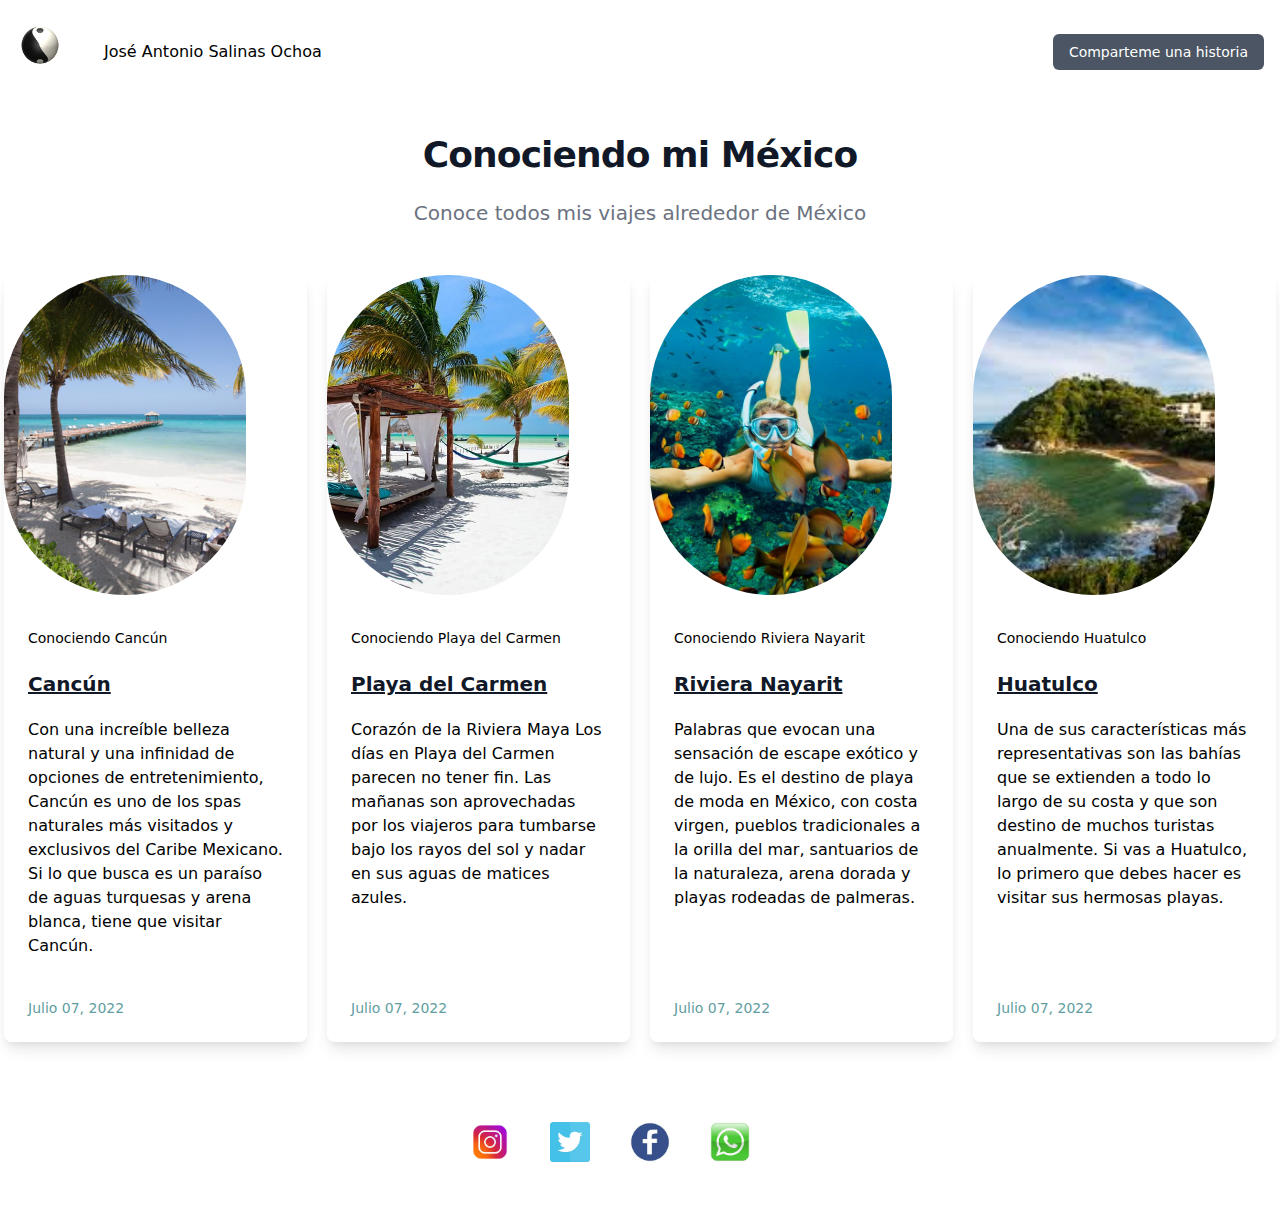
<file: index.html>
<!DOCTYPE html>
<html lang="en">
<head>
    <meta charset="UTF-8">
    <meta http-equiv="X-UA-Compatible" content="IE=edge">
    <meta name="viewport" content="width=device-width, initial-scale=1.0">
    <title>Blog Viajes ...</title>
    <link rel="stylesheet" href="./css/style.css">
</head>
<body>
    <header> <!-- INICIA LA CABECERA O HEADER -->
        <nav> <!-- ETIQUETA DE NAVEGACIÓN -->
            <div class="left-nav"> <!-- LADO IZQUIERDO DEL HEADER CON LOGO Y NOMBRE -->
                <div class="image-content"> <!-- CONTENIDO DE IMAGEN -->
                    <a href="#"> <!-- LINK EXTERNO -->
                        <img class="profile-pic" src="./img/my_perfil.gif" alt="Foto de autor" /> <!-- IMAGEN -->
                    </a>
                </div>
                <div class="name-content"> <!-- CONTENIDO DE NOMBRE -->
                    <a href="#">
                        José Antonio Salinas Ochoa
                    </a>
                </div>
            </div>
            <div class="contact-content"> <!-- LADO DERECHO PARA BOTÓN "ENVÍAME UN CORREO -->                
                <a href="mailto:antonio.salinas@ucamp.utel.edu.mx">
                    Comparteme una historia
                </a>
            </div>
        </nav>
    </header>
    
    <main> <!-- CONTENEDOR DE CONTENIDO PRINCIPAL -->
        <div class="blog-description"> <!-- CONTENEDOR DE DESCRIPCIÓN DEL BLOG -->
            <h1> <!-- TÍTULO DEL BLOG-->
              Conociendo mi México
            </h1>
            <p> <!-- DESCRIPCIÓN DEL BLOG -->
              Conoce todos mis viajes alrededor de México
            </p>
        </div>

        <div class="articles-area"> <!-- CONTENEDOR DE LOS ARTÍCULOS DEL BLOG -->
            <div class="article-area"> <!-- CONTENEDOR DE 1 ARTÍCULO -->
                <div class = "image-article-area"> <!-- CONTENEDOR DE LA IMAGEN DEL ARTÍCULO -->
                    <a href="./htmls/cancun.html"> <!-- CONTENEDOR DEL LINK AL ARTÍCULO. EL "HASH" SIGNIFICA QUE SE MANTENGA EN LA MISMA PÁGINA POR AHORA -->
                        <img src="./img/playa_cancun.jpg" alt="">
                    </a>
                </div>
                <div class="info-article"> <!-- CONTENEDOR DE TODA LA INFORMACIÓN DEL ARTÍCULO -->
                    <div> <!-- CONTENEDOR DE LA DESCRIPCIÓN DEL ARTÍCULO -->
                        <span>Conociendo Cancún</span> <!-- ETIQUETA GENERAL DE INFORMACIÓN -->
                        <a href="./htmls/cancun.html">
                            <p class="title-info-article">
                            Cancún
                            </p>
                        </a>
                        <p>Con una increíble belleza natural y una infinidad de opciones de entretenimiento, Cancún es uno de los spas naturales más visitados y exclusivos del Caribe Mexicano.
                        Si lo que busca es un paraíso de aguas turquesas y arena blanca, tiene que visitar Cancún.
                        </p>
                    </div>
                    <div class="date-area"> <!-- CONTENEDOR DE LA FECHA DEL ARTÍCULO -->  
                        <time datetime="2022-07-07"> <!-- FECHA DEL ARTÍCULO -->  
                            Julio 07, 2022
                        </time>
                    </div>
                </div>
            </div>

            <div class="article-area"> <!-- CONTENEDOR DE 2 ARTÍCULO -->
                <div class="image-article-area"> <!-- CONTENEDOR DE LA IMAGEN DEL ARTÍCULO -->
                    <a href="./htmls/playa_de_carmen.html"> <!-- CONTENEDOR DEL LINK AL ARTÍCULO. EL "HASH" SIGNIFICA QUE SE MANTENGA EN LA MISMA PÁGINA POR AHORA -->
                        <img src="./img/playas-de-quintana-roo.jpg" alt="">
                    </a>
                </div>
                <div class="info-article"> <!-- CONTENEDOR DE TODA LA INFORMACIÓN DEL ARTÍCULO -->
                    <div> <!-- CONTENEDOR DE LA DESCRIPCIÓN DEL ARTÍCULO -->
                        <span>Conociendo Playa del Carmen</span> <!-- ETIQUETA GENERAL DE INFORMACIÓN -->
                        <a href="./htmls/playa_de_carmen.html">
                            <p class="title-info-article">
                            Playa del Carmen
                            </p>
                        </a>
                        <p> Corazón de la Riviera Maya
                            Los días en Playa del Carmen parecen no tener fin. Las mañanas son aprovechadas por los viajeros para tumbarse bajo los rayos del sol y nadar en sus aguas de matices azules.
                        </p>
                    </div>
                    <div class="date-area"> <!-- CONTENEDOR DE LA FECHA DEL ARTÍCULO -->  
                        <time datetime="2022-07-07"> <!-- FECHA DEL ARTÍCULO -->  
                            Julio 07, 2022
                        </time>
                    </div>
                </div>
            </div>
            
            <div class="article-area"> <!-- CONTENEDOR DE 3 ARTÍCULO -->
                <div class="image-article-area"> <!-- CONTENEDOR DE LA IMAGEN DEL ARTÍCULO -->
                    <a href="./htmls/riviera_nayarit.html"> <!-- CONTENEDOR DEL LINK AL ARTÍCULO. EL "HASH" SIGNIFICA QUE SE MANTENGA EN LA MISMA PÁGINA POR AHORA -->
                        <img src="./img/riviera-nayarit.jpg" alt="">
                    </a>
                </div>
                <div class="info-article"> <!-- CONTENEDOR DE TODA LA INFORMACIÓN DEL ARTÍCULO -->
                    <div> <!-- CONTENEDOR DE LA DESCRIPCIÓN DEL ARTÍCULO -->
                        <span>Conociendo Riviera Nayarit</span> <!-- ETIQUETA GENERAL DE INFORMACIÓN -->
                        <a href="./htmls/riviera_nayarit.html">
                            <p class="title-info-article">
                            Riviera Nayarit
                            </p>
                        </a>
                        <p>Palabras que evocan una sensación de escape exótico y de lujo. Es el destino de playa de moda en México, con costa virgen, pueblos tradicionales a la orilla del mar, santuarios de la naturaleza, arena dorada y playas rodeadas de palmeras.
                        </p>
                    </div>
                    <div class="date-area"> <!-- CONTENEDOR DE LA FECHA DEL ARTÍCULO -->  
                        <time datetime="2022-07-07"> <!-- FECHA DEL ARTÍCULO -->  
                            Julio 07, 2022
                        </time>
                    </div>
                </div>
            </div>            

            <div class="article-area"> <!-- CONTENEDOR DE 4 ARTÍCULO -->
                <div class="image-article-area"> <!-- CONTENEDOR DE LA IMAGEN DEL ARTÍCULO -->
                    <a href="./htmls/huatulco.html"> <!-- CONTENEDOR DEL LINK AL ARTÍCULO. EL "HASH" SIGNIFICA QUE SE MANTENGA EN LA MISMA PÁGINA POR AHORA -->
                        <img src="./img/huatulco.jpg" alt="">
                    </a>
                </div>
                <div class="info-article"> <!-- CONTENEDOR DE TODA LA INFORMACIÓN DEL ARTÍCULO -->
                    <div> <!-- CONTENEDOR DE LA DESCRIPCIÓN DEL ARTÍCULO -->
                        <span>Conociendo Huatulco</span> <!-- ETIQUETA GENERAL DE INFORMACIÓN -->
                        <a href="./htmls/huatulco.html">
                            <p class="title-info-article">
                            Huatulco
                            </p>
                        </a>
                        <p>Una de sus características más representativas son las bahías que se extienden a todo lo largo de su costa y que son destino de muchos turistas anualmente.

                        Si vas a Huatulco, lo primero que debes hacer es visitar sus hermosas playas.
                        </p>
                    </div>
                    <div class="date-area"> <!-- CONTENEDOR DE LA FECHA DEL ARTÍCULO -->  
                        <time datetime="2022-07-07"> <!-- FECHA DEL ARTÍCULO -->  
                            Julio 07, 2022
                        </time>
                    </div>
                </div>
            </div>
        </div>
    </main>
    <footer>
         <div>
            <nav>
                <ul id = "Ful2">
                    <li><a href="http://utel.edu.mx"><img class="HImgRedonda" src="./img/whatsapp_2.jpg" alt="Whatsapp"></a></li>
                    <li><a href="http://utel.edu.mx"><img class="HImgRedonda" src="./img/facebook_2.jpg" alt="Facebook"></a></li>
                    <li><a href="http://utel.edu.mx"><img class="HImgRedonda" src="./img/twitter_2.png" alt="Twitter"></a></li>
                    <li><a href="http://utel.edu.mx"><img class="HImgRedonda" src="./img/instagram_2.jpg" alt="Instagram"></a></li>
                </ul>
            </nav>
        </div>
    </footer>  
</body>
</html>
</file>
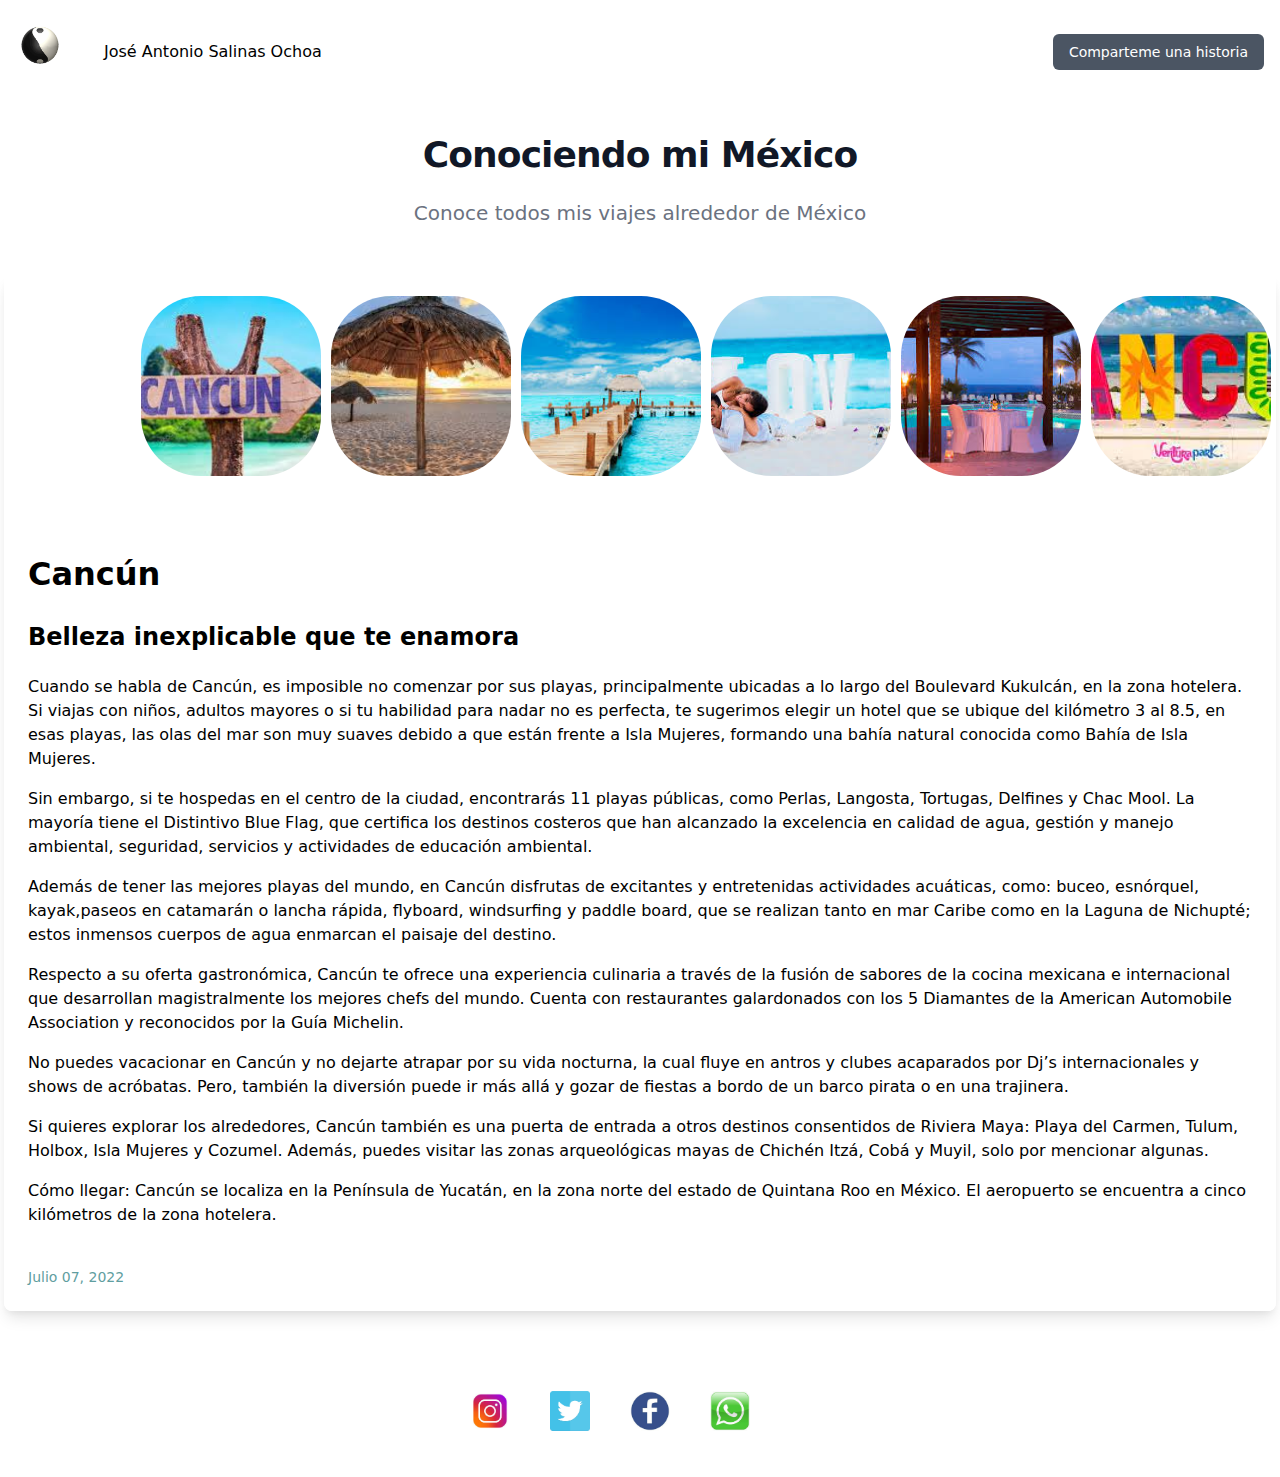
<file: htmls/cancun.html>
<!DOCTYPE html>
<html lang="en">
<head>
    <meta charset="UTF-8">
    <meta http-equiv="X-UA-Compatible" content="IE=edge">
    <meta name="viewport" content="width=device-width, initial-scale=1.0">
    <title>Cancún ...</title>
    <link rel="stylesheet" href="../css/style.css">
</head>
<body>
    <header> <!-- INICIA LA CABECERA O HEADER -->
        <div>
            <nav> <!-- ETIQUETA DE NAVEGACIÓN -->
                <div class="left-nav"> <!-- LADO IZQUIERDO DEL HEADER CON LOGO Y NOMBRE -->
                    <div class="image-content"> <!-- CONTENIDO DE IMAGEN -->
                        <a href="#"> <!-- LINK EXTERNO -->
                            <img class="profile-pic" src="../img/my_perfil.gif" alt="Foto de autor" /> <!-- IMAGEN -->
                        </a>
                    </div>
                    <div class="name-content"> <!-- CONTENIDO DE NOMBRE -->
                        <a href="#">
                            José Antonio Salinas Ochoa
                        </a>
                    </div>
                </div>
                <div class="contact-content"> <!-- LADO DERECHO PARA BOTÓN "ENVÍAME UN CORREO -->            
                    <a href="mailto:antonio.salinas@ucamp.utel.edu.mx">
                        Comparteme una historia
                    </a>
                </div>
            </nav>
        </div>
    </header>
    <main>
        <div class="blog-description"> <!-- CONTENEDOR DE DESCRIPCIÓN DEL BLOG -->
            <h1> <!-- TÍTULO DEL BLOG-->
              Conociendo mi México
            </h1>
            <p> <!-- DESCRIPCIÓN DEL BLOG -->
              Conoce todos mis viajes alrededor de México
            </p>
        </div>
        <div class="articles-area_detail"> <!-- CONTENEDOR DE LOS ARTÍCULOS DEL BLOG -->
            <div class="article-area"> <!-- CONTENEDOR DE 1 ARTÍCULO -->
                <div class="image-article-area"> <!-- CONTENEDOR DE LA IMAGEN DEL ARTÍCULO -->
                    <div>
                        <ul id="Ful">
                            <li><a href="../index.html"><img class="HImgRedondaP" src="../img/cancun_3.jpg"></a></li>
                            <li><a href="../index.html"><img class="HImgRedondaP" src="../img/cancun_2.jpg"></a></li>
                            <li><a href="../index.html"><img class="HImgRedondaP" src="../img/cancun_5.jpg"></a></li>
                            <li><a href="../index.html"><img class="HImgRedondaP" src="../img/cancun_4.jpg"></a></li>
                            <li><a href="../index.html"><img class="HImgRedondaP" src="../img/cancun_6.jpg"></a></li>
                            <li><a href="../index.html"><img class="HImgRedondaP" src="../img/cancun_1.jpg"></a></li>
                        </ul>
                    </div>
                </div>
                <div class="info-article"> <!-- CONTENEDOR DE TODA LA INFORMACIÓN DEL ARTÍCULO -->
                    <div> <!-- CONTENEDOR DE LA DESCRIPCIÓN DEL ARTÍCULO -->
                        <h1>Cancún</h1> <!-- ETIQUETA GENERAL DE INFORMACIÓN -->
                        <h2>Belleza inexplicable que te enamora</h2>
                        <p>Cuando se habla de Cancún, es imposible no comenzar por sus playas, principalmente ubicadas a lo largo del Boulevard Kukulcán, en la zona hotelera. Si viajas con niños, adultos mayores o si tu habilidad para nadar no es perfecta, te sugerimos elegir un hotel que se ubique del kilómetro 3 al 8.5, en esas playas, las olas del mar son muy suaves debido a que están frente a Isla Mujeres, formando una bahía natural conocida como Bahía de Isla Mujeres.</p>
                            
                        <p>Sin embargo, si te hospedas en el centro de la ciudad, encontrarás 11 playas públicas, como Perlas, Langosta, Tortugas, Delfines y Chac Mool. La mayoría tiene el Distintivo Blue Flag, que certifica los destinos costeros que han alcanzado la excelencia en calidad de agua, gestión y manejo ambiental, seguridad, servicios y actividades de educación ambiental.</p>
                            
                        <p>Además de tener las mejores playas del mundo, en Cancún disfrutas de excitantes y entretenidas actividades acuáticas, como: buceo, esnórquel, kayak,paseos en catamarán o lancha rápida, flyboard, windsurfing y paddle board, que se realizan tanto en mar Caribe como en la Laguna de Nichupté; estos inmensos cuerpos de agua enmarcan el paisaje del destino.</p>
                            
                        <p>Respecto a su oferta gastronómica, Cancún te ofrece una experiencia culinaria a través de la fusión de sabores de la cocina mexicana e internacional que desarrollan magistralmente los mejores chefs del mundo. Cuenta con restaurantes galardonados con los 5 Diamantes de la American Automobile Association y reconocidos por la Guía Michelin.</p>
                            
                        <p>No puedes vacacionar en Cancún y no dejarte atrapar por su vida nocturna, la cual fluye en antros y clubes acaparados por Dj’s internacionales y shows de acróbatas. Pero, también la diversión puede ir más allá y gozar de fiestas a bordo de un barco pirata o en una trajinera.</p>
                            
                        <p>Si quieres explorar los alrededores, Cancún también es una puerta de entrada a otros destinos consentidos de Riviera Maya: Playa del Carmen, Tulum, Holbox, Isla Mujeres y Cozumel. Además, puedes visitar las zonas arqueológicas mayas de Chichén Itzá, Cobá y Muyil, solo por mencionar algunas.</p>
                                                    
                        <p>Cómo llegar: Cancún se localiza en la Península de Yucatán, en la zona norte del estado de Quintana Roo en México. El aeropuerto se encuentra a cinco kilómetros de la zona hotelera.
                        </p>
                    </div>
                    <div class="date-area"> <!-- CONTENEDOR DE LA FECHA DEL ARTÍCULO -->  
                        <time datetime="2022-07-07"> <!-- FECHA DEL ARTÍCULO -->  
                            Julio 07, 2022
                        </time>
                    </div>
                </div>
            </div>            
    </main>
    <footer>
        <div>
           <nav>
               <ul id="Ful2">
                   <li><a href="http://utel.edu.mx"><img class="HImgRedonda" src="../img/whatsapp_2.jpg" alt="Whatsapp"></a></li>
                   <li><a href="http://utel.edu.mx"><img class="HImgRedonda" src="../img/facebook_2.jpg" alt="Facebook"></a></li>
                   <li><a href="http://utel.edu.mx"><img class="HImgRedonda" src="../img/twitter_2.png" alt="Twitter"></a></li>
                   <li><a href="http://utel.edu.mx"><img class="HImgRedonda" src="../img/instagram_2.jpg" alt="Instagram"></a></li>
               </ul>
           </nav>
       </div>
   </footer>
</body>
</html>
</file>
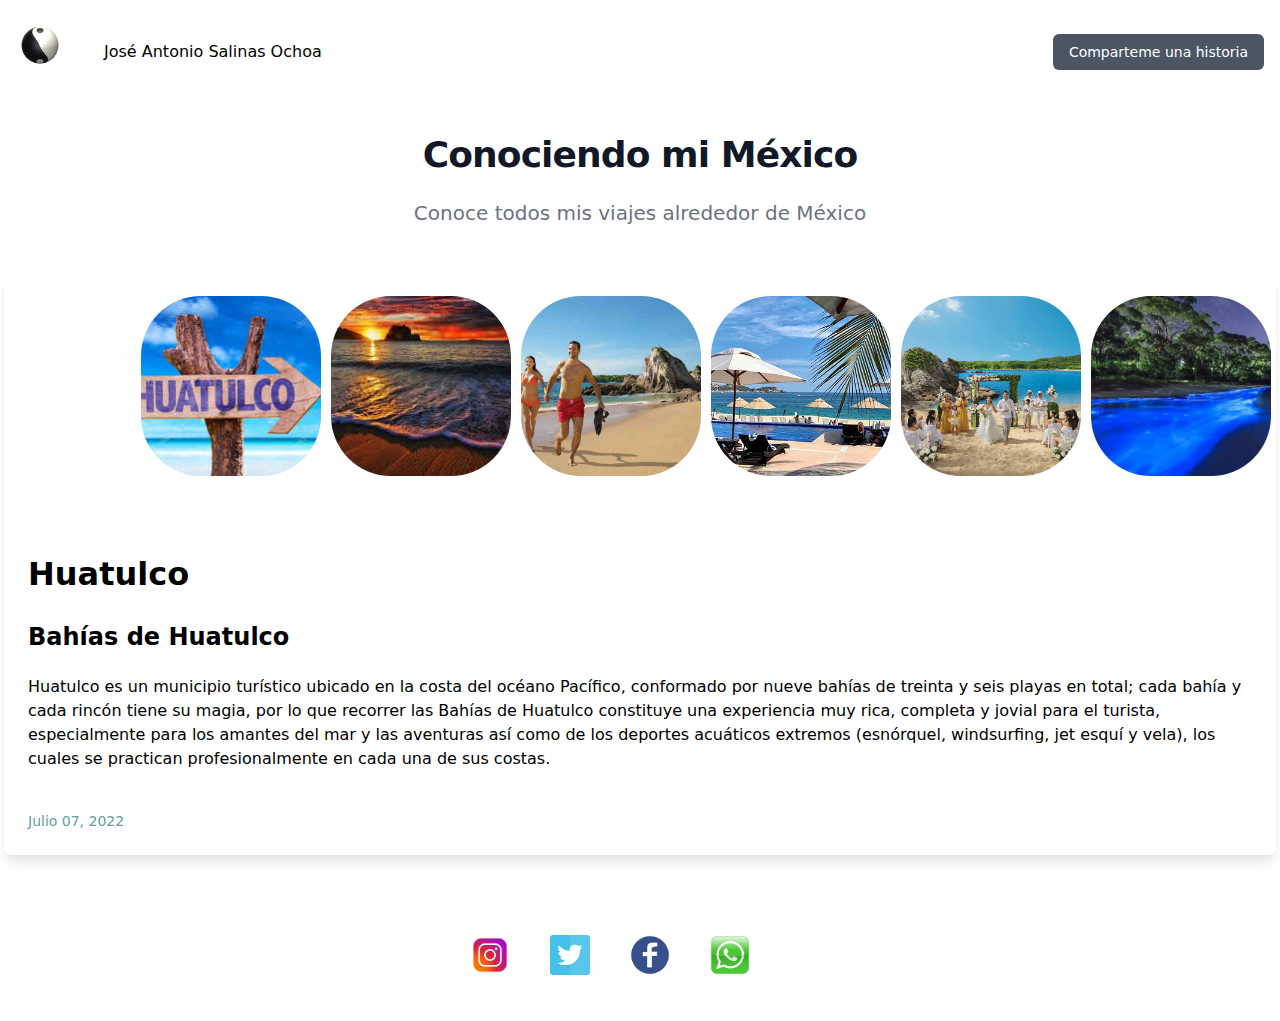
<file: htmls/huatulco.html>
<!DOCTYPE html>
<html lang="en">
<head>
    <meta charset="UTF-8">
    <meta http-equiv="X-UA-Compatible" content="IE=edge">
    <meta name="viewport" content="width=device-width, initial-scale=1.0">
    <title>Huatulco ...</title>
    <link rel="stylesheet" href="../css/style.css">
</head>
<body>
    <header> <!-- INICIA LA CABECERA O HEADER -->
        <nav> <!-- ETIQUETA DE NAVEGACIÓN -->
            <div class="left-nav"> <!-- LADO IZQUIERDO DEL HEADER CON LOGO Y NOMBRE -->
                <div class="image-content"> <!-- CONTENIDO DE IMAGEN -->
                    <a href="#"> <!-- LINK EXTERNO -->
                        <img class="profile-pic" src="../img/my_perfil.gif" alt="Foto de autor" /> <!-- IMAGEN -->
                    </a>
                </div>
                <div class="name-content"> <!-- CONTENIDO DE NOMBRE -->
                    <a href="#">
                        José Antonio Salinas Ochoa
                    </a>
                </div>
            </div>
            <div class="contact-content"> <!-- LADO DERECHO PARA BOTÓN "ENVÍAME UN CORREO -->                
                <a href="mailto:antonio.salinas@ucamp.utel.edu.mx">
                    Comparteme una historia
                </a>
            </div>
        </nav>
    </header>
    <main>
        <div class="blog-description"> <!-- CONTENEDOR DE DESCRIPCIÓN DEL BLOG -->
            <h1> <!-- TÍTULO DEL BLOG-->
              Conociendo mi México
            </h1>
            <p> <!-- DESCRIPCIÓN DEL BLOG -->
              Conoce todos mis viajes alrededor de México
            </p>
        </div>
        <div class="articles-area_detail"> <!-- CONTENEDOR DE LOS ARTÍCULOS DEL BLOG -->
            <div class="article-area"> <!-- CONTENEDOR DE 4 ARTÍCULO -->
                <div class="image-article-area"> <!-- CONTENEDOR DE LA IMAGEN DEL ARTÍCULO -->
                    <div>
                        <ul id = "Ful">
                            <li><a href="../index.html"><img class="HImgRedondaP" src="../img/huatulco_1.jpg"></a></li>
                            <li><a href="../index.html"><img class="HImgRedondaP" src="../img/huatulco_2.jpg"></a></li>
                            <li><a href="../index.html"><img class="HImgRedondaP" src="../img/huatulco_3.jpg"></a></li>
                            <li><a href="../index.html"><img class="HImgRedondaP" src="../img/huatulco_4.jpg"></a></li>
                            <li><a href="../index.html"><img class="HImgRedondaP" src="../img/huatulco_5.png"></a></li>
                            <li><a href="../index.html"><img class="HImgRedondaP" src="../img/huatulco_6.jpg"></a></li>
                        </ul>
                    </div>
                </div>
                <div class="info-article"> <!-- CONTENEDOR DE TODA LA INFORMACIÓN DEL ARTÍCULO -->
                    <div> <!-- CONTENEDOR DE LA DESCRIPCIÓN DEL ARTÍCULO -->
                        <h1>Huatulco</h1> <!-- ETIQUETA GENERAL DE INFORMACIÓN -->
                        <h2>Bahías de Huatulco</h2>
                        <p>Huatulco es un municipio turístico ubicado en la costa del océano Pacífico, conformado por nueve bahías de treinta y seis playas en total; cada bahía y cada rincón tiene su magia, por lo que recorrer las Bahías de Huatulco constituye una experiencia muy rica, completa y jovial para el turista, especialmente para los amantes del mar y las aventuras así como de los deportes acuáticos extremos (esnórquel, windsurfing, jet esquí y vela), los cuales se practican profesionalmente en cada una de sus costas.</p>
                    </div>
                    <div class="date-area"> <!-- CONTENEDOR DE LA FECHA DEL ARTÍCULO -->  
                        <time datetime="2022-07-07"> <!-- FECHA DEL ARTÍCULO -->  
                            Julio 07, 2022
                        </time>
                    </div>
                </div>
            </div>            
    </main>
    <footer>
        <div>
           <nav>
               <ul id="Ful2">
                   <li><a href="http://utel.edu.mx"><img class="HImgRedonda" src="../img/whatsapp_2.jpg" alt="Whatsapp"></a></li>
                   <li><a href="http://utel.edu.mx"><img class="HImgRedonda" src="../img/facebook_2.jpg" alt="Facebook"></a></li>
                   <li><a href="http://utel.edu.mx"><img class="HImgRedonda" src="../img/twitter_2.png" alt="Twitter"></a></li>
                   <li><a href="http://utel.edu.mx"><img class="HImgRedonda" src="../img/instagram_2.jpg" alt="Instagram"></a></li>
               </ul>
           </nav>
       </div>
   </footer>
</body>
</html>
</file>
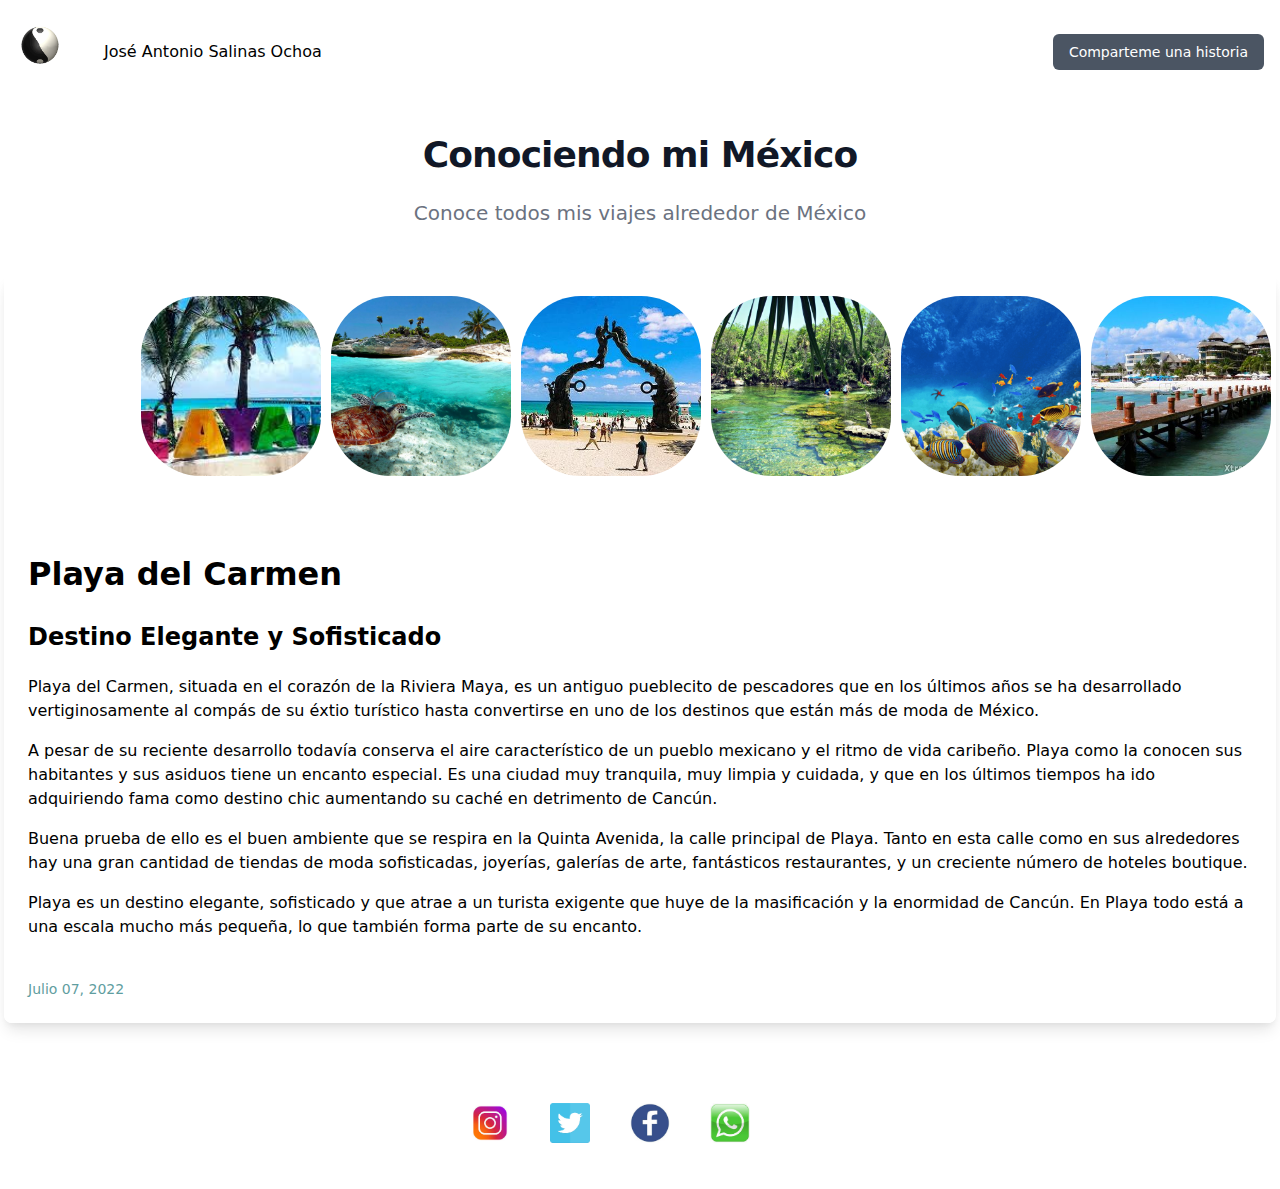
<file: htmls/playa_de_carmen.html>
<!DOCTYPE html>
<html lang="en">
<head>
    <meta charset="UTF-8">
    <meta http-equiv="X-UA-Compatible" content="IE=edge">
    <meta name="viewport" content="width=device-width, initial-scale=1.0">
    <title>Playa del Carmen ...</title>
    <link rel="stylesheet" href="../css/style.css">
</head>
<body>
    <header> <!-- INICIA LA CABECERA O HEADER -->
        <nav> <!-- ETIQUETA DE NAVEGACIÓN -->
            <div class="left-nav"> <!-- LADO IZQUIERDO DEL HEADER CON LOGO Y NOMBRE -->
                <div class="image-content"> <!-- CONTENIDO DE IMAGEN -->
                    <a href="#"> <!-- LINK EXTERNO -->
                        <img class="profile-pic" src="../img/my_perfil.gif" alt="Foto de autor" /> <!-- IMAGEN -->
                    </a>
                </div>
                <div class="name-content"> <!-- CONTENIDO DE NOMBRE -->
                    <a href="#">
                        José Antonio Salinas Ochoa
                    </a>
                </div>
            </div>
            <div class="contact-content"> <!-- LADO DERECHO PARA BOTÓN "ENVÍAME UN CORREO -->                
                <a href="mailto:antonio.salinas@ucamp.utel.edu.mx">
                    Comparteme una historia
                </a>
            </div>
        </nav>
    </header>
    <main>
        <div class="blog-description"> <!-- CONTENEDOR DE DESCRIPCIÓN DEL BLOG -->
            <h1> <!-- TÍTULO DEL BLOG-->
              Conociendo mi México
            </h1>
            <p> <!-- DESCRIPCIÓN DEL BLOG -->
              Conoce todos mis viajes alrededor de México
            </p>
        </div>
        <div class="articles-area_detail"> <!-- CONTENEDOR DE LOS ARTÍCULOS DEL BLOG -->
            <div class="article-area"> <!-- CONTENEDOR DE 2 ARTÍCULO -->
                <div class="image-article-area"> <!-- CONTENEDOR DE LA IMAGEN DEL ARTÍCULO -->
                    <div>
                        <ul id="Ful">
                            <li><a href="../index.html"><img class="HImgRedondaP" src="../img/playa_carmen_1.jpg"></a></li>
                            <li><a href="../index.html"><img class="HImgRedondaP" src="../img/playa_carmen_2.jpg"></a></li>
                            <li><a href="../index.html"><img class="HImgRedondaP" src="../img/playa_carmen_3.jpg"></a></li>
                            <li><a href="../index.html"><img class="HImgRedondaP" src="../img/playa_carmen_4.jpg"></a></li>
                            <li><a href="../index.html"><img class="HImgRedondaP" src="../img/playa_carmen_5.png"></a></li>
                            <li><a href="../index.html"><img class="HImgRedondaP" src="../img/playa_carmen_6.jpg"></a></li>
                        </ul>
                    </div>
                </div>
                <div class="info-article"> <!-- CONTENEDOR DE TODA LA INFORMACIÓN DEL ARTÍCULO -->
                    <div> <!-- CONTENEDOR DE LA DESCRIPCIÓN DEL ARTÍCULO -->
                        <h1>Playa del Carmen</h1> <!-- ETIQUETA GENERAL DE INFORMACIÓN -->
                        <h2>Destino Elegante y Sofisticado</h2>
                        <p>Playa del Carmen, situada en el corazón de la Riviera Maya, es un antiguo pueblecito de pescadores que en los últimos años se ha desarrollado vertiginosamente al compás de su éxtio turístico hasta convertirse en uno de los destinos que están más de moda de México.</p>

                        <p>A pesar de su reciente desarrollo todavía conserva el aire característico de un pueblo mexicano y el ritmo de vida caribeño. Playa como la conocen sus habitantes y sus asiduos tiene un encanto especial. Es una ciudad muy tranquila, muy limpia y cuidada, y que en los últimos tiempos ha ido adquiriendo fama como destino chic aumentando su caché en detrimento de Cancún.</p>
                            
                        <p>Buena prueba de ello es el buen ambiente que se respira en la Quinta Avenida, la calle principal de Playa. Tanto en esta calle como en sus alrededores hay una gran cantidad de tiendas de moda sofisticadas, joyerías, galerías de arte, fantásticos restaurantes, y un creciente número de hoteles boutique.</p>
                            
                        <p>Playa es un destino elegante, sofisticado y que atrae a un turista exigente que huye de la masificación y la enormidad de Cancún. En Playa todo está a una escala mucho más pequeña, lo que también forma parte de su encanto.</p>
                    </div>
                    <div class="date-area"> <!-- CONTENEDOR DE LA FECHA DEL ARTÍCULO -->  
                        <time datetime="2022-07-07"> <!-- FECHA DEL ARTÍCULO -->  
                            Julio 07, 2022
                        </time>
                    </div>
                </div>
            </div>            
    </main>
    <footer>
        <div>
           <nav>
               <ul id="Ful2">
                   <li><a href="http://utel.edu.mx"><img class="HImgRedonda" src="../img/whatsapp_2.jpg" alt="Whatsapp"></a></li>
                   <li><a href="http://utel.edu.mx"><img class="HImgRedonda" src="../img/facebook_2.jpg" alt="Facebook"></a></li>
                   <li><a href="http://utel.edu.mx"><img class="HImgRedonda" src="../img/twitter_2.png" alt="Twitter"></a></li>
                   <li><a href="http://utel.edu.mx"><img class="HImgRedonda" src="../img/instagram_2.jpg" alt="Instagram"></a></li>
               </ul>
           </nav>
       </div>
   </footer>
</body>
</html>
</file>
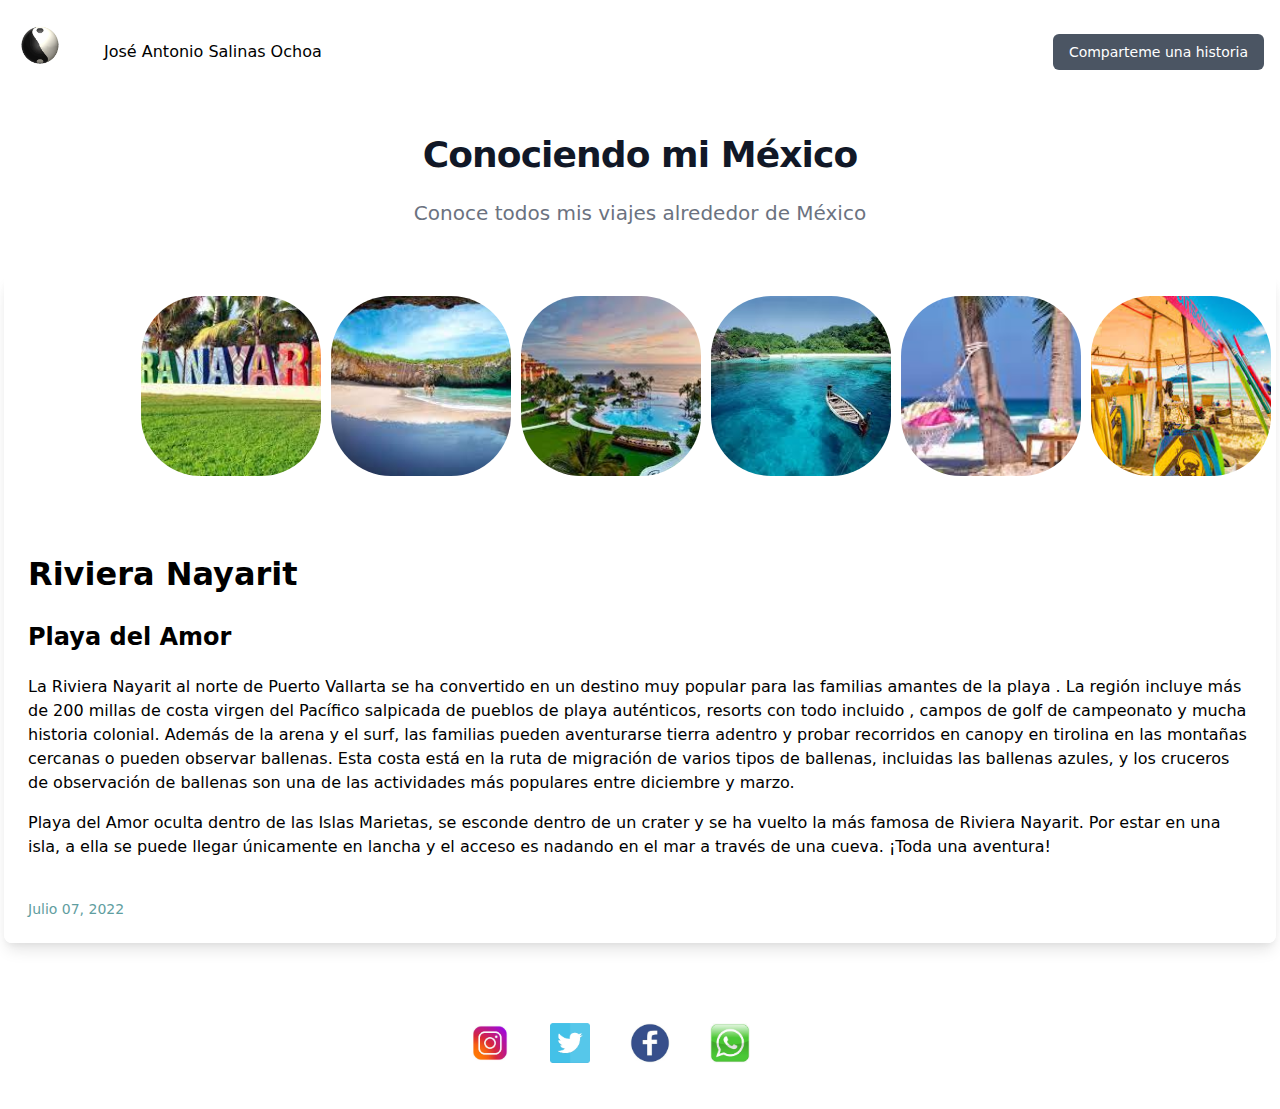
<file: htmls/riviera_nayarit.html>
<!DOCTYPE html>
<html lang="en">
<head>
    <meta charset="UTF-8">
    <meta http-equiv="X-UA-Compatible" content="IE=edge">
    <meta name="viewport" content="width=device-width, initial-scale=1.0">
    <title>Riviera Nayarit ...</title>
    <link rel="stylesheet" href="../css/style.css">
</head>
<body>
    <header> <!-- INICIA LA CABECERA O HEADER -->
        <nav> <!-- ETIQUETA DE NAVEGACIÓN -->
            <div class="left-nav"> <!-- LADO IZQUIERDO DEL HEADER CON LOGO Y NOMBRE -->
                <div class="image-content"> <!-- CONTENIDO DE IMAGEN -->
                    <a href="#"> <!-- LINK EXTERNO -->
                        <img class="profile-pic" src="../img/my_perfil.gif" alt="Foto de autor" /> <!-- IMAGEN -->
                    </a>
                </div>
                <div class="name-content"> <!-- CONTENIDO DE NOMBRE -->
                    <a href="#">
                        José Antonio Salinas Ochoa
                    </a>
                </div>
            </div>
            <div class="contact-content"> <!-- LADO DERECHO PARA BOTÓN "ENVÍAME UN CORREO -->                
                <a href="mailto:antonio.salinas@ucamp.utel.edu.mx">
                    Comparteme una historia
                </a>
            </div>
        </nav>
    </header>
    <main>
        <div class="blog-description"> <!-- CONTENEDOR DE DESCRIPCIÓN DEL BLOG -->
            <h1> <!-- TÍTULO DEL BLOG-->
              Conociendo mi México
            </h1>
            <p> <!-- DESCRIPCIÓN DEL BLOG -->
              Conoce todos mis viajes alrededor de México
            </p>
        </div>
        <div class="articles-area_detail"> <!-- CONTENEDOR DE LOS ARTÍCULOS DEL BLOG -->
            <div class="article-area"> <!-- CONTENEDOR DE 3 ARTÍCULO -->
                <div class="image-article-area"> <!-- CONTENEDOR DE LA IMAGEN DEL ARTÍCULO -->
                    <div>
                        <ul id="Ful">
                            <li><a href="../index.html"><img class="HImgRedondaP" src="../img/nayarit_2.jpg"></a></li>
                            <li><a href="../index.html"><img class="HImgRedondaP" src="../img/nayarit_1.jpg"></a></li>
                            <li><a href="../index.html"><img class="HImgRedondaP" src="../img/nayarit_3.jpg"></a></li>
                            <li><a href="../index.html"><img class="HImgRedondaP" src="../img/nayarit_4.jpg"></a></li>
                            <li><a href="../index.html"><img class="HImgRedondaP" src="../img/nayarit_5.jpg"></a></li>
                            <li><a href="../index.html"><img class="HImgRedondaP" src="../img/nayarit_6.jpg"></a></li>
                        </ul>
                    </div>
                </div>
                <div class="info-article"> <!-- CONTENEDOR DE TODA LA INFORMACIÓN DEL ARTÍCULO -->
                    <div> <!-- CONTENEDOR DE LA DESCRIPCIÓN DEL ARTÍCULO -->
                        <h1>Riviera Nayarit</h1> <!-- ETIQUETA GENERAL DE INFORMACIÓN -->
                        <h2>Playa del Amor</h2>
                        <p>La Riviera Nayarit al norte de Puerto Vallarta se ha convertido en un destino muy popular para las familias amantes de la playa . La región incluye más de 200 millas de costa virgen del Pacífico salpicada de pueblos de playa auténticos, resorts con todo incluido , campos de golf de campeonato y mucha historia colonial. Además de la arena y el surf, las familias pueden aventurarse tierra adentro y probar recorridos en canopy en tirolina en las montañas cercanas o pueden observar ballenas. Esta costa está en la ruta de migración de varios tipos de ballenas, incluidas las ballenas azules, y los cruceros de observación de ballenas son una de las actividades más populares entre diciembre y marzo.</p>
                        <p>Playa del Amor oculta dentro de las Islas Marietas, se esconde dentro de un crater y se ha vuelto la más famosa de Riviera Nayarit. Por estar en una isla, a ella se puede llegar únicamente en lancha y el acceso es nadando en el mar a través de una cueva. ¡Toda una aventura!</p>
                    </div>
                    <div class="date-area"> <!-- CONTENEDOR DE LA FECHA DEL ARTÍCULO -->  
                        <time datetime="2022-07-07"> <!-- FECHA DEL ARTÍCULO -->  
                            Julio 07, 2022
                        </time>
                    </div>
                </div>
            </div>            
    </main>
    <footer>
        <div>
           <nav>
               <ul id="Ful2">
                   <li><a href="http://utel.edu.mx"><img class="HImgRedonda" src="../img/whatsapp_2.jpg" alt="Whatsapp"></a></li>
                   <li><a href="http://utel.edu.mx"><img class="HImgRedonda" src="../img/facebook_2.jpg" alt="Facebook"></a></li>
                   <li><a href="http://utel.edu.mx"><img class="HImgRedonda" src="../img/twitter_2.png" alt="Twitter"></a></li>
                   <li><a href="http://utel.edu.mx"><img class="HImgRedonda" src="../img/instagram_2.jpg" alt="Instagram"></a></li>
               </ul>
           </nav>
       </div>
   </footer>  
</body>
</html>
</file>
<file: css/style.css>
/* Definiendo propiedades al TIPO*/

html {
    font-family: ui-sans-serif, system-ui, -apple-system, BlinkMacSystemFont, "Segoe UI", Roboto, "Helvetica Neue", Arial, "Noto Sans", sans-serif, "Apple Color Emoji", "Segoe UI Emoji", "Segoe UI Symbol", "Noto Color Emoji";
    line-height: 1.5;
}

body {
    font-family: inherit;
    line-height: inherit;
    margin: 0;
}

a {
    color: inherit;
    text-decoration: inherit;
}

header {
    position: relative;
    padding: 1.5rem 0;
}

header nav {
    padding-left: 1rem;
    padding-right: 1rem;
    max-width: 80rem;
    margin-left: auto;
    margin-right: auto;
    justify-content: space-between;
    align-items: center;
    display: flex;
}


nav ul li {
    float: right;
    list-style: none;
    margin: 15px;
    line-height: 30px;
    font-weight: bolder;
    color:aliceblue;
}


main {
    position: relative;
    padding-top: 16px;
    padding-bottom: 20px;
    padding-left: 4px;
    padding-right: 4px;
    position: relative;
    max-width: 80rem;
    margin-left: auto;
    margin-right: auto;
}

footer {
    position: relative;
    padding: 1.5rem 0;
}


/* Definiendo propiedades a las CLASES*/

.left-nav {
    flex: 1 1 0%;
    align-items: center;
    display: flex;
}

.image-content {
    justify-content: space-between;
    align-items: center;
    display: flex;
}

.profile-pic {
    width: auto;
    height: 3rem;
    border-radius: 9999px;
}

.name-content {
    margin-left: 2.5rem;
    margin-right: 2.5rem;
}

.name-content a {
    --tw-text-opacity: 1;
    color: rgba(0, 0, 0, var(--tw-text-opacity));
    font-weight: 500;
}

.contact-content a {
    border-color: transparent;
    border-radius: .375rem;
    border-width: 1px;
    display: inline-flex;
    align-items: center;
    font-weight: 500;
    font-size: .875rem;
    line-height: 1.25rem;
    padding-top: .5rem;
    padding-left: 1rem;
    padding-right: 1rem;
    padding-bottom: .5rem;
    background-color: rgba(75, 85, 99, var(--tw-bg-opacity));
    color: rgba(255, 255, 255, var(--tw-text-opacity));
    --tw-bg-opacity: 1;
    --tw-text-opacity: 1;
}

.blog-description {
    text-align: center;
}

.blog-description h1 {
    margin-top: 1rem;
    letter-spacing: -.025em;
    font-size: 2.25rem;
    line-height: 2.5rem;
    color: rgba(17, 24, 39, var(--tw-text-opacity));
    font-weight: 800;
    --tw-text-opacity: 1;
}

.blog-description p {
    margin-top: 1rem;
    max-width: 42rem;
    --tw-text-opacity: 1;
    color: rgba(107, 114, 128, var(--tw-text-opacity));
    margin-left: auto;
    margin-right: auto;
    font-size: 1.25rem;
    line-height: 1.75rem;
}

.articles-area {
    grid-template-columns: repeat(4, minmax(0, 1fr));
    max-width: none;
    gap: 1.25rem;
    margin-top: 3rem;
    margin-left: auto;
    margin-right: auto;
    display: grid;
}

.articles-area_detail {
    grid-template-columns: repeat(1, minmax(0, 1fr));
    max-width: none;
    gap: 1.25rem;
    margin-top: 3rem;
    margin-left: auto;
    margin-right: auto;
    display: grid;
}

.article-area {
    --tw-shadow: 0 10px 15px -3px rgba(0, 0, 0, 0.1), 0 4px 6px -2px rgba(0, 0, 0, 0.05);
    box-shadow: var(--tw-ring-offset-shadow, 0 0 #0000), var(--tw-ring-shadow, 0 0 #0000), var(--tw-shadow);
    overflow: hidden;
    flex-direction: column;
    display: flex;
    border-radius: .5rem;
}

.image-article-area {
    flex-shrink: 0;
}

.image-article-area a img {
    width: 80%;
    object-fit: cover;
    height: 20rem;
    border-radius: 350px;
}

.info-article {
    padding: 1.5rem;
    flex: 1 1 0%;
    justify-content: space-between;
    flex-direction: column;
    display: flex;
    --tw-bg-opacity: 1;
    background-color: rgba(255, 255, 255, var(--tw-bg-opacity));
}

.info-article span {
    font-size: .875rem;
    line-height: 1.25rem;
    font-weight: 500;
}

.info-article a {
    display: block;
    margin-top: .5rem;
}

.title-info-article {
    --tw-text-opacity: 1;
    color: rgba(17, 24, 39, var(--tw-text-opacity));
    font-size: 1.25rem;
    line-height: 1.75rem;
    font-weight: 600;
    text-decoration: underline;
}

.description-info-article {
    margin-top: .75rem;
    --tw-text-opacity: 1;
    color: rgba(107, 114, 128, var(--tw-text-opacity));
    font-size: 1rem;
    line-height: 1.5rem;
}

.date-area {
    display: flex;
    margin-top: 1.5rem;
    --tw-text-opacity: 1;
    /*color: rgba(107, 114, 128, var(--tw-text-opacity));*/
    color: cadetblue;
    font-size: .875rem;
    line-height: 1.25rem;
}

.HImgRedonda {
    width: 200px;
    height: 180px;
    border-radius: 60px;
}

.HImgRedondaP {
    width: 200px;
    height: 180px;
    border-radius: 60px;
}


/* Definiendo propiedades al ID*/

#Ful {
    list-style: none;
    flex-wrap: wrap;
    display: flex;
    float: right;
}

.clearfix {
    clear: both;
}

/* Mezclando propiedades de ID con TIPO*/

#Ful img {
    width: 180px;
    height: 180px;
    margin: 5px;
    border-radius: 60px;
}

#Ful2 img {
    width: 40px;
    height: 40px;
    margin: 5px;
    padding: 0px;
    border-radius: 0px;
    width: calc(10% -10px);
}
#Ful2 {
    list-style: none;
    float: left;
    width: 57%;
}
</file>
